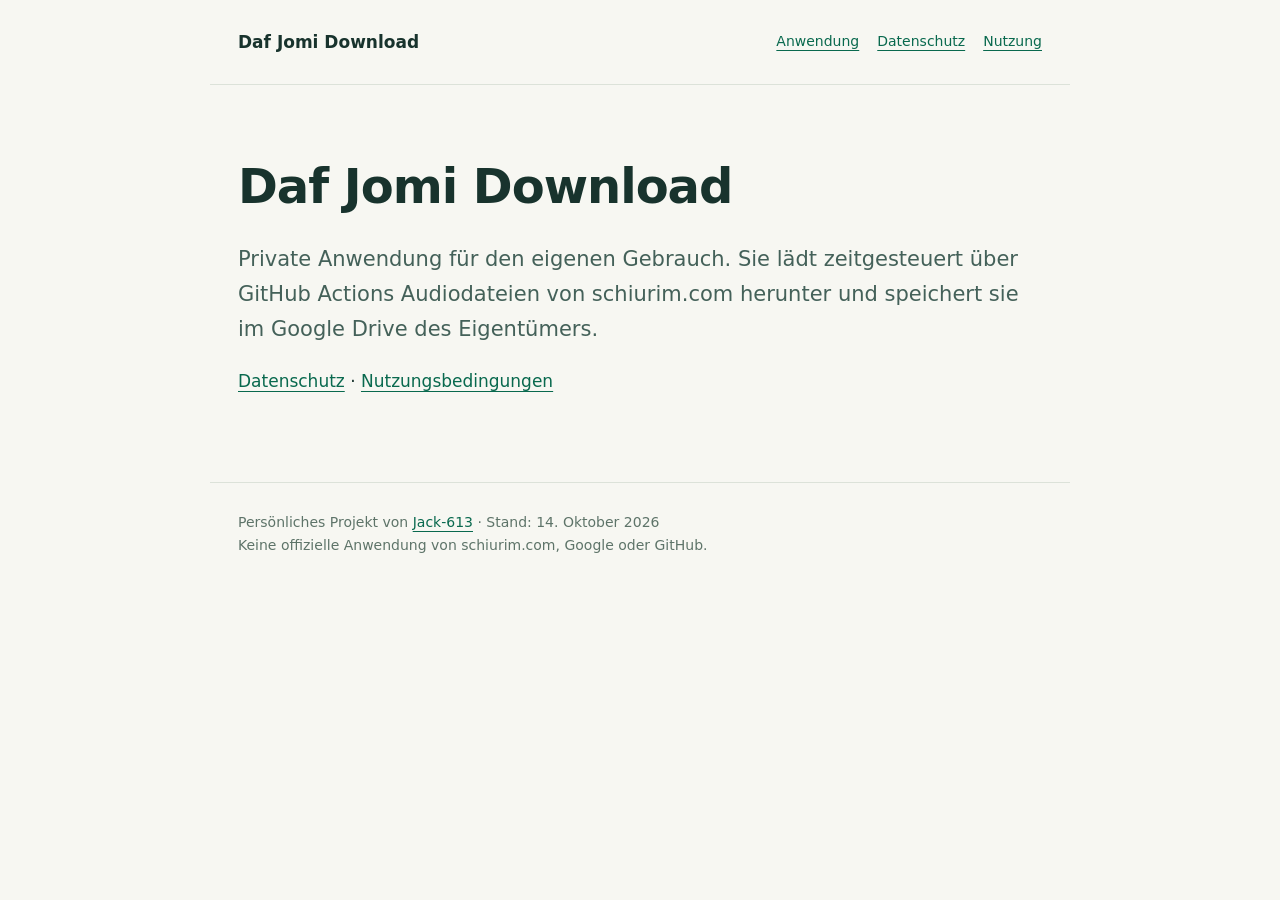
<file: index.html>
<!doctype html><html lang="de"><head><meta charset="utf-8"><meta name="viewport" content="width=device-width,initial-scale=1"><meta name="robots" content="noindex,nofollow"><meta name="description" content="Informationen zur persönlichen Anwendung Daf Jomi Download und zum Umgang mit Google-Drive-Daten."><title>Anwendung · Daf Jomi Download</title><link rel="stylesheet" href="style.css"></head><body><header><a class="brand" href="index.html">Daf Jomi Download</a><nav aria-label="Hauptnavigation"><a href="index.html">Anwendung</a><a href="datenschutz.html">Datenschutz</a><a href="nutzung.html">Nutzung</a></nav></header><main><h1>Daf Jomi Download</h1><p class="intro">Private Anwendung für den eigenen Gebrauch. Sie lädt zeitgesteuert über GitHub Actions Audiodateien von schiurim.com herunter und speichert sie im Google Drive des Eigentümers.</p><p><a href="datenschutz.html">Datenschutz</a> · <a href="nutzung.html">Nutzungsbedingungen</a></p></main><footer>Persönliches Projekt von <a href="https://github.com/Jack-613">Jack-613</a> · Stand: 14. Oktober 2026<br>Keine offizielle Anwendung von schiurim.com, Google oder GitHub.</footer></body></html>
</file>
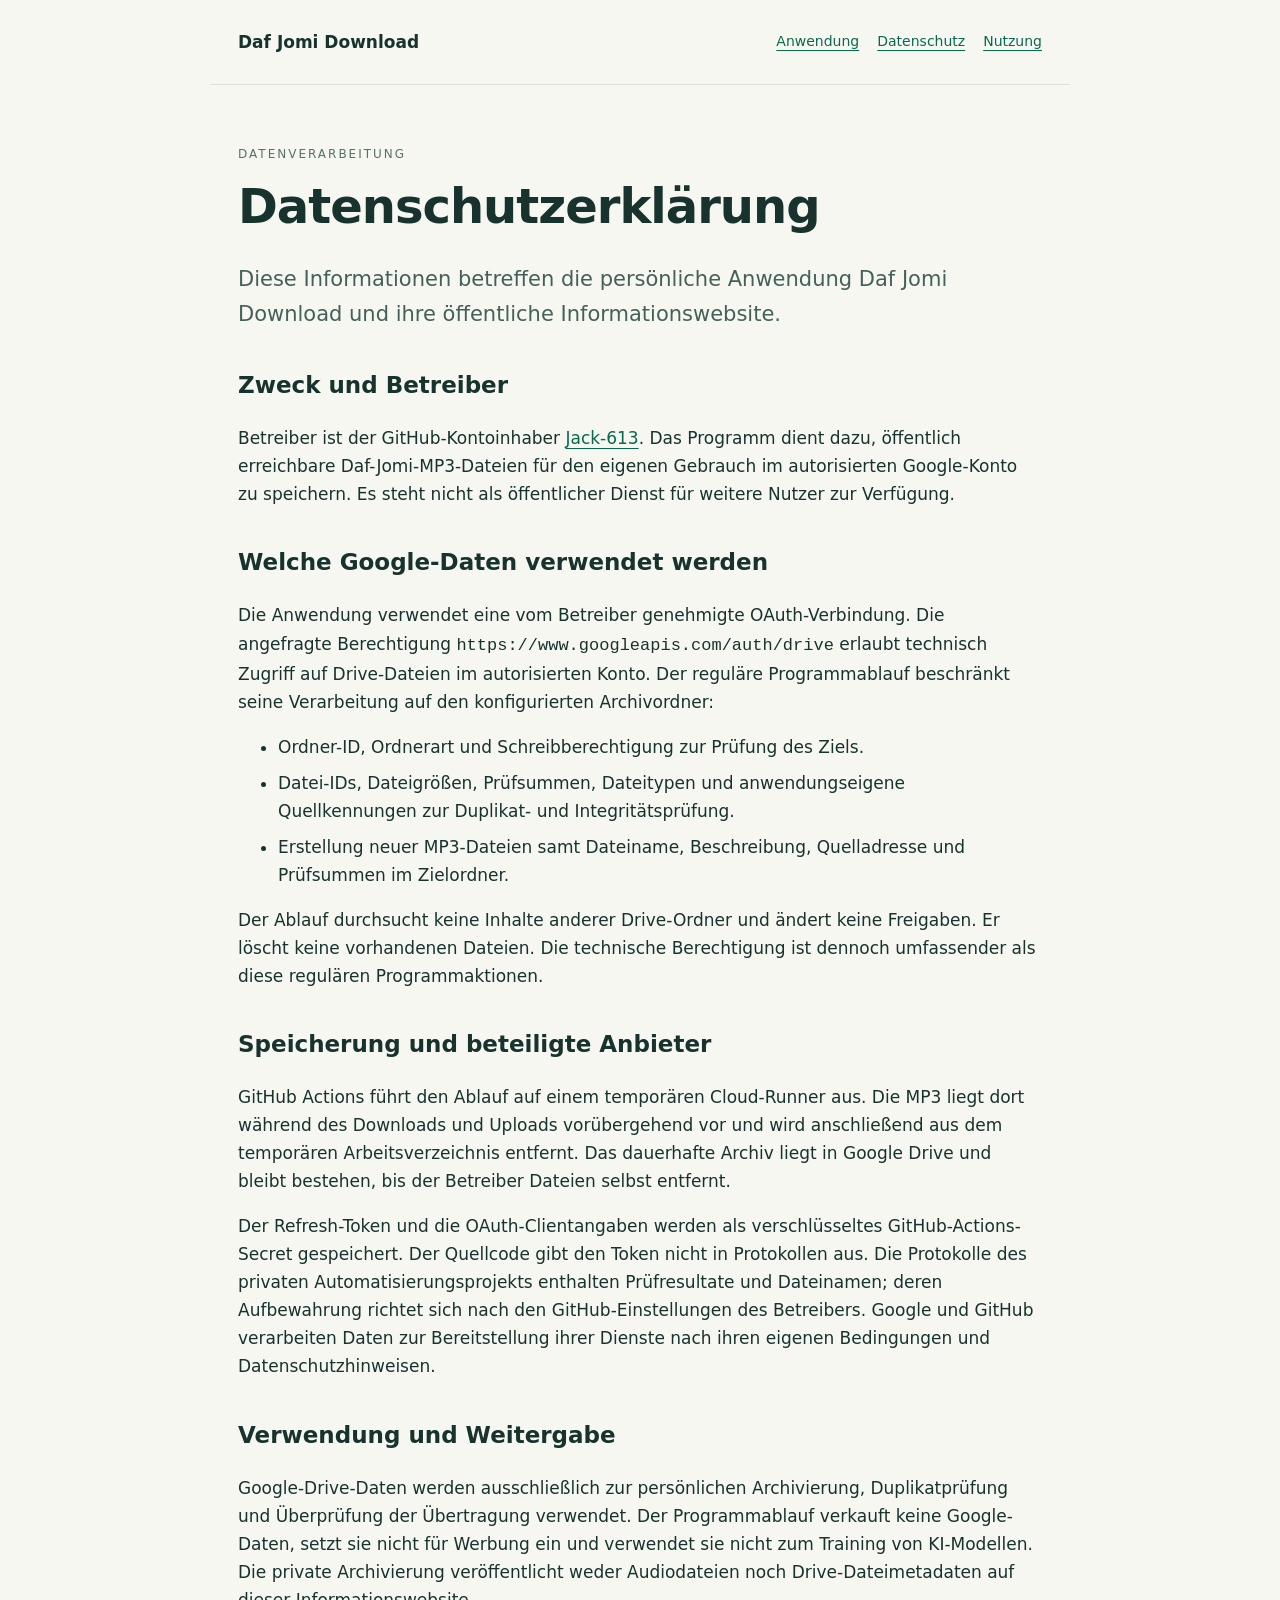
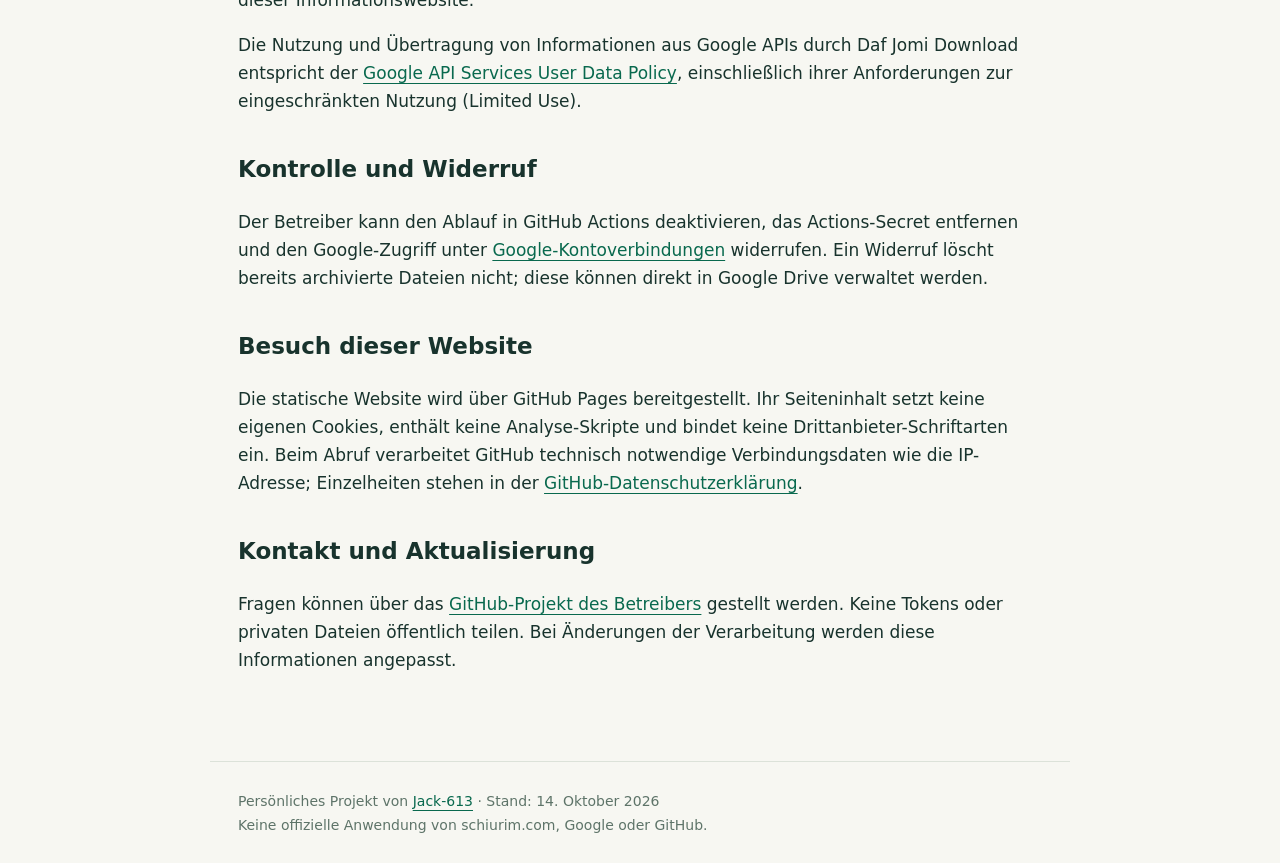
<file: datenschutz.html>
<!doctype html><html lang="de"><head><meta charset="utf-8"><meta name="viewport" content="width=device-width,initial-scale=1"><meta name="robots" content="noindex,nofollow"><meta name="description" content="Informationen zur persönlichen Anwendung Daf Jomi Download und zum Umgang mit Google-Drive-Daten."><title>Datenschutzerklärung · Daf Jomi Download</title><link rel="stylesheet" href="style.css"></head><body><header><a class="brand" href="index.html">Daf Jomi Download</a><nav aria-label="Hauptnavigation"><a href="index.html">Anwendung</a><a href="datenschutz.html">Datenschutz</a><a href="nutzung.html">Nutzung</a></nav></header><main><div class="label">Datenverarbeitung</div><h1>Datenschutzerklärung</h1><p class="intro">Diese Informationen betreffen die persönliche Anwendung Daf Jomi Download und ihre öffentliche Informationswebsite.</p><h2>Zweck und Betreiber</h2><p>Betreiber ist der GitHub-Kontoinhaber <a href="https://github.com/Jack-613">Jack-613</a>. Das Programm dient dazu, öffentlich erreichbare Daf-Jomi-MP3-Dateien für den eigenen Gebrauch im autorisierten Google-Konto zu speichern. Es steht nicht als öffentlicher Dienst für weitere Nutzer zur Verfügung.</p><h2>Welche Google-Daten verwendet werden</h2><p>Die Anwendung verwendet eine vom Betreiber genehmigte OAuth-Verbindung. Die angefragte Berechtigung <code>https://www.googleapis.com/auth/drive</code> erlaubt technisch Zugriff auf Drive-Dateien im autorisierten Konto. Der reguläre Programmablauf beschränkt seine Verarbeitung auf den konfigurierten Archivordner:</p><ul><li>Ordner-ID, Ordnerart und Schreibberechtigung zur Prüfung des Ziels.</li><li>Datei-IDs, Dateigrößen, Prüfsummen, Dateitypen und anwendungseigene Quellkennungen zur Duplikat- und Integritätsprüfung.</li><li>Erstellung neuer MP3-Dateien samt Dateiname, Beschreibung, Quelladresse und Prüfsummen im Zielordner.</li></ul><p>Der Ablauf durchsucht keine Inhalte anderer Drive-Ordner und ändert keine Freigaben. Er löscht keine vorhandenen Dateien. Die technische Berechtigung ist dennoch umfassender als diese regulären Programmaktionen.</p><h2>Speicherung und beteiligte Anbieter</h2><p>GitHub Actions führt den Ablauf auf einem temporären Cloud-Runner aus. Die MP3 liegt dort während des Downloads und Uploads vorübergehend vor und wird anschließend aus dem temporären Arbeitsverzeichnis entfernt. Das dauerhafte Archiv liegt in Google Drive und bleibt bestehen, bis der Betreiber Dateien selbst entfernt.</p><p>Der Refresh-Token und die OAuth-Clientangaben werden als verschlüsseltes GitHub-Actions-Secret gespeichert. Der Quellcode gibt den Token nicht in Protokollen aus. Die Protokolle des privaten Automatisierungsprojekts enthalten Prüfresultate und Dateinamen; deren Aufbewahrung richtet sich nach den GitHub-Einstellungen des Betreibers. Google und GitHub verarbeiten Daten zur Bereitstellung ihrer Dienste nach ihren eigenen Bedingungen und Datenschutzhinweisen.</p><h2>Verwendung und Weitergabe</h2><p>Google-Drive-Daten werden ausschließlich zur persönlichen Archivierung, Duplikatprüfung und Überprüfung der Übertragung verwendet. Der Programmablauf verkauft keine Google-Daten, setzt sie nicht für Werbung ein und verwendet sie nicht zum Training von KI-Modellen. Die private Archivierung veröffentlicht weder Audiodateien noch Drive-Dateimetadaten auf dieser Informationswebsite.</p><p>Die Nutzung und Übertragung von Informationen aus Google APIs durch Daf Jomi Download entspricht der <a href="https://developers.google.com/terms/api-services-user-data-policy">Google API Services User Data Policy</a>, einschließlich ihrer Anforderungen zur eingeschränkten Nutzung (Limited Use).</p><h2>Kontrolle und Widerruf</h2><p>Der Betreiber kann den Ablauf in GitHub Actions deaktivieren, das Actions-Secret entfernen und den Google-Zugriff unter <a href="https://myaccount.google.com/connections">Google-Kontoverbindungen</a> widerrufen. Ein Widerruf löscht bereits archivierte Dateien nicht; diese können direkt in Google Drive verwaltet werden.</p><h2>Besuch dieser Website</h2><p>Die statische Website wird über GitHub Pages bereitgestellt. Ihr Seiteninhalt setzt keine eigenen Cookies, enthält keine Analyse-Skripte und bindet keine Drittanbieter-Schriftarten ein. Beim Abruf verarbeitet GitHub technisch notwendige Verbindungsdaten wie die IP-Adresse; Einzelheiten stehen in der <a href="https://docs.github.com/en/site-policy/privacy-policies/github-general-privacy-statement">GitHub-Datenschutzerklärung</a>.</p><h2>Kontakt und Aktualisierung</h2><p>Fragen können über das <a href="https://github.com/Jack-613/jack-613.github.io/issues">GitHub-Projekt des Betreibers</a> gestellt werden. Keine Tokens oder privaten Dateien öffentlich teilen. Bei Änderungen der Verarbeitung werden diese Informationen angepasst.</p></main><footer>Persönliches Projekt von <a href="https://github.com/Jack-613">Jack-613</a> · Stand: 14. Oktober 2026<br>Keine offizielle Anwendung von schiurim.com, Google oder GitHub.</footer></body></html>
</file>
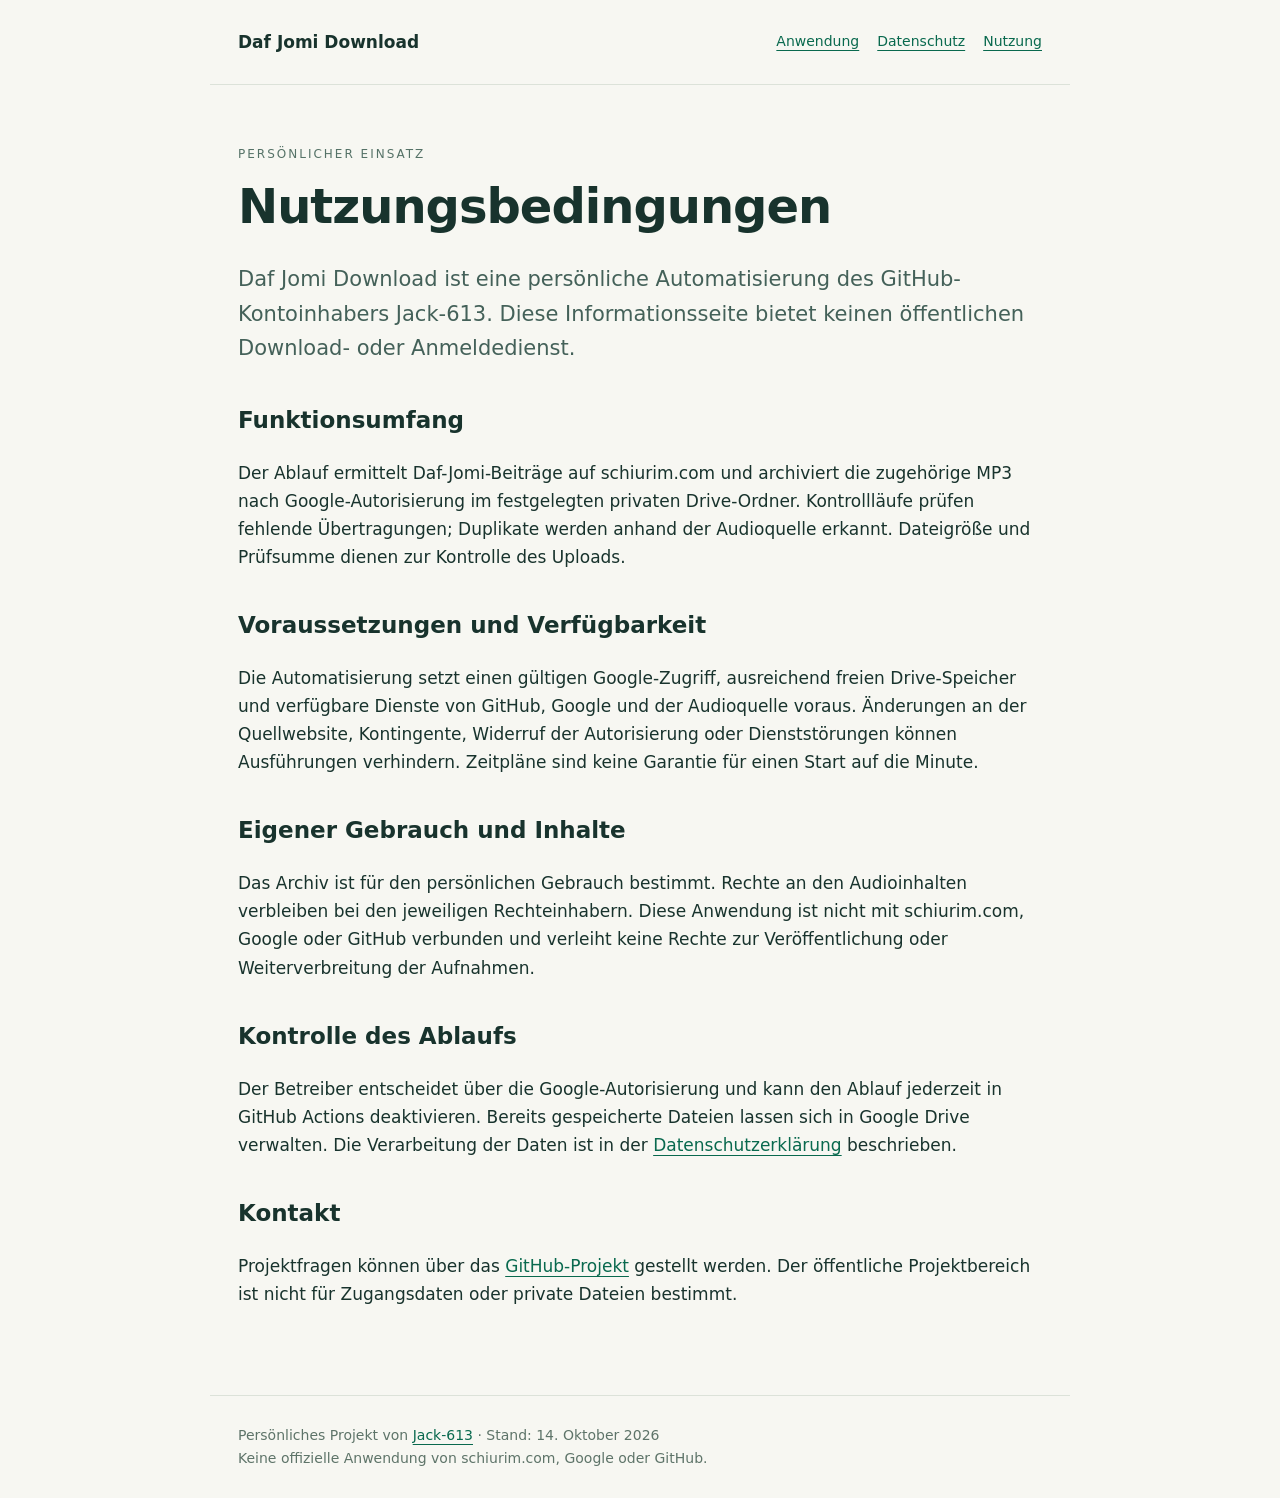
<file: nutzung.html>
<!doctype html><html lang="de"><head><meta charset="utf-8"><meta name="viewport" content="width=device-width,initial-scale=1"><meta name="robots" content="noindex,nofollow"><meta name="description" content="Informationen zur persönlichen Anwendung Daf Jomi Download und zum Umgang mit Google-Drive-Daten."><title>Nutzungsbedingungen · Daf Jomi Download</title><link rel="stylesheet" href="style.css"></head><body><header><a class="brand" href="index.html">Daf Jomi Download</a><nav aria-label="Hauptnavigation"><a href="index.html">Anwendung</a><a href="datenschutz.html">Datenschutz</a><a href="nutzung.html">Nutzung</a></nav></header><main><div class="label">Persönlicher Einsatz</div><h1>Nutzungsbedingungen</h1><p class="intro">Daf Jomi Download ist eine persönliche Automatisierung des GitHub-Kontoinhabers Jack-613. Diese Informationsseite bietet keinen öffentlichen Download- oder Anmeldedienst.</p><h2>Funktionsumfang</h2><p>Der Ablauf ermittelt Daf-Jomi-Beiträge auf schiurim.com und archiviert die zugehörige MP3 nach Google-Autorisierung im festgelegten privaten Drive-Ordner. Kontrollläufe prüfen fehlende Übertragungen; Duplikate werden anhand der Audioquelle erkannt. Dateigröße und Prüfsumme dienen zur Kontrolle des Uploads.</p><h2>Voraussetzungen und Verfügbarkeit</h2><p>Die Automatisierung setzt einen gültigen Google-Zugriff, ausreichend freien Drive-Speicher und verfügbare Dienste von GitHub, Google und der Audioquelle voraus. Änderungen an der Quellwebsite, Kontingente, Widerruf der Autorisierung oder Dienststörungen können Ausführungen verhindern. Zeitpläne sind keine Garantie für einen Start auf die Minute.</p><h2>Eigener Gebrauch und Inhalte</h2><p>Das Archiv ist für den persönlichen Gebrauch bestimmt. Rechte an den Audioinhalten verbleiben bei den jeweiligen Rechteinhabern. Diese Anwendung ist nicht mit schiurim.com, Google oder GitHub verbunden und verleiht keine Rechte zur Veröffentlichung oder Weiterverbreitung der Aufnahmen.</p><h2>Kontrolle des Ablaufs</h2><p>Der Betreiber entscheidet über die Google-Autorisierung und kann den Ablauf jederzeit in GitHub Actions deaktivieren. Bereits gespeicherte Dateien lassen sich in Google Drive verwalten. Die Verarbeitung der Daten ist in der <a href="datenschutz.html">Datenschutzerklärung</a> beschrieben.</p><h2>Kontakt</h2><p>Projektfragen können über das <a href="https://github.com/Jack-613/jack-613.github.io/issues">GitHub-Projekt</a> gestellt werden. Der öffentliche Projektbereich ist nicht für Zugangsdaten oder private Dateien bestimmt.</p></main><footer>Persönliches Projekt von <a href="https://github.com/Jack-613">Jack-613</a> · Stand: 14. Oktober 2026<br>Keine offizielle Anwendung von schiurim.com, Google oder GitHub.</footer></body></html>
</file>
<file: style.css>
*{box-sizing:border-box}body{margin:0;background:#f7f7f2;color:#18332d;font:17px/1.65 system-ui,-apple-system,BlinkMacSystemFont,"Segoe UI",sans-serif}a{color:#09694e;text-underline-offset:4px}a:focus-visible{outline:3px solid #c39024;outline-offset:4px}header,main,footer{max-width:860px;margin:auto;padding:28px}header{display:flex;gap:24px;justify-content:space-between;align-items:center;border-bottom:1px solid #dce2d9}nav{display:flex;gap:18px;flex-wrap:wrap;font-size:14px}.brand{font-weight:700;text-decoration:none;color:inherit}main{padding-top:60px;padding-bottom:70px}h1{font-size:clamp(32px,5vw,48px);line-height:1.15;letter-spacing:-1px;margin:14px 0 28px}h2{font-size:23px;margin-top:36px}.label{font-size:12px;letter-spacing:2px;text-transform:uppercase;color:#557267}.intro{font-size:21px;color:#446159}.note{background:#e8eee5;padding:20px 24px;border-radius:12px}.steps{display:grid;grid-template-columns:repeat(3,1fr);gap:14px;margin:32px 0}.step{padding:20px;background:white;border:1px solid #dce2d9;border-radius:12px}.step strong{display:block}.muted,footer{color:#5e7469;font-size:14px}footer{border-top:1px solid #dce2d9}li{margin:8px 0}code{overflow-wrap:anywhere}@media(max-width:620px){header{display:block}nav{margin-top:12px}.steps{grid-template-columns:1fr}main{padding-top:36px}}
</file>
